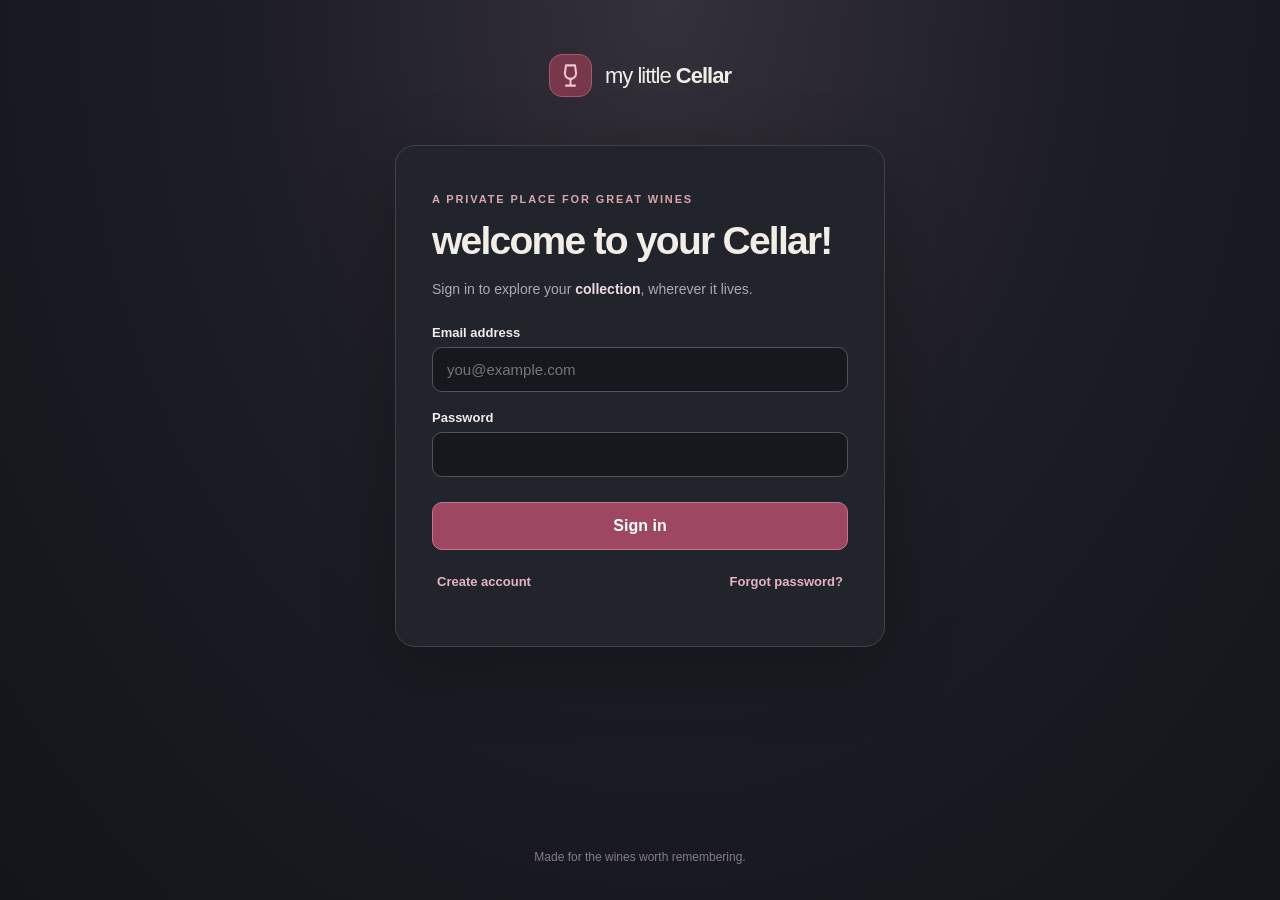
<file: index.html>
<!doctype html>
<html lang="en">
<head>
  <meta charset="UTF-8">
  <meta name="viewport" content="width=device-width, initial-scale=1">
  <meta name="theme-color" content="#15171c">
  <title>my little Cellar</title>
  <link rel="stylesheet" href="./css/style.css">
</head>
<body>
  <main class="shell">
    <div class="brand"><span class="brand-mark" aria-hidden="true"><svg class="brand-wine" viewBox="0 0 24 24" fill="none" stroke="currentColor" stroke-width="1.8" stroke-linecap="round" stroke-linejoin="round"><path d="M8 3h8l1 7a5 5 0 0 1-10 0l1-7Z"/><path d="M12 15v6M8 21h8"/></svg></span><span>my little <strong>Cellar</strong></span></div>
    <section id="auth-view" class="card auth-card" aria-labelledby="auth-title">
      <p class="eyebrow">A PRIVATE PLACE FOR GREAT WINES</p>
      <h1 id="auth-title">welcome to your Cellar!</h1>
      <p class="muted">Sign in to explore your <strong>collection</strong>, wherever it lives.</p>
      <form id="auth-form" autocomplete="on">
        <label for="email">Email address</label><input id="email" name="email" type="email" placeholder="you@example.com" autocomplete="email" required>
        <label for="password" id="password-label">Password</label><input id="password" name="password" type="password" minlength="6" autocomplete="current-password" required>
        <button id="auth-submit" class="primary" type="submit">Sign in</button>
      </form>
      <div class="auth-links"><button id="mode-signup" class="link" type="button">Create account</button><button id="mode-reset" class="link" type="button">Forgot password?</button></div>
      <p class="helper" id="auth-hint"></p>
    </section>
    <section id="app-view" class="card app-card hidden" aria-labelledby="app-title">
      <div class="topline"><p class="eyebrow">YOUR WINE COLLECTION</p><button class="link" id="signout" type="button">Sign out</button></div>
      <div class="dashboard-heading">
        <h1 id="app-title">my little Cellar</h1>
        <button id="collection-button" class="collection-button hidden" type="button">my entire Collection <span aria-hidden="true">→</span></button>
      </div>
      <div class="account-line"><p id="user-label" class="muted">Signed in as <strong id="user-email"></strong></p><span id="role-badge" class="pill hidden"></span></div>
      <div id="multi-cellar-notice" class="helper hidden">This account belongs to more than one Cellar. Showing the first; switching will be added if needed.</div>
      <section id="setup-view" class="setup hidden" aria-labelledby="setup-title">
        <h2 id="setup-title">Let's create your first Cellar</h2>
        <p class="muted">Your Cellar represents your entire wine <strong>collection</strong>, organized across multiple storage areas — such as your basement cellar, kitchen fridge, or wine cabinet. You can create sections and subsections inside each storage area later.</p>
        <form id="setup-form">
          <label for="cellar-name">Cellar name</label><input id="cellar-name" maxlength="120" required placeholder="e.g. The Guncles' Cellar">
          <p class="currency-display">Currency: <strong>CAD$ — Canadian dollars</strong></p>
          <button type="submit" id="create-cellar" class="primary">Create my Cellar</button>
        </form>
      </section>
      <div id="cellar-dashboard" class="hidden">
        <section id="storage-overview" aria-labelledby="storage-title">
          <div class="section-title"><h2 id="storage-title">Storage Areas</h2><div class="storage-heading-actions"><span id="area-total" class="muted"></span><button id="add-storage-area" class="small-action hidden" type="button">+ Add Storage Area</button></div></div>
          <p class="muted">Your Collection, organized by where the wines live.</p>
          <div id="storage-area-list" class="storage-grid"></div>
        </section>
        <section id="collection-overview" class="hidden" aria-labelledby="collection-title">
          <button id="back-to-areas" class="link" type="button">← Back to Storage Areas</button>
          <h2 id="collection-title">my entire Collection</h2>
          <p class="muted">This will become your searchable wine inventory with filters, sorting, and statistics, based on the original WineCellar.</p>
          <p id="collection-count" class="collection-count"></p>
        </section>
        <section id="owner-tools" class="owner-tools hidden" aria-labelledby="owner-title">
          <button id="manage-users-toggle" class="manage-users-toggle" type="button" aria-expanded="false" aria-controls="manage-users-panel"><span>Manage Cellar's USERS</span><span aria-hidden="true">▾</span></button>
          <div id="manage-users-panel" class="manage-users-panel hidden">
            <h2 id="owner-title">Manage Cellar's USERS</h2>
            <p class="muted">Invite a person by email and assign their Cellar access.</p>
            <form id="invite-user-form">
              <label for="invite-email">Email address</label>
              <input id="invite-email" type="email" placeholder="person@example.com" required>
              <label for="invite-role">Access level</label>
              <select id="invite-role">
                <option value="owner">OWNER — full Cellar management</option>
                <option value="member" selected>MEMBER — manage bottles, not Cellar structure</option>
                <option value="viewer">VIEWER — read-only access</option>
              </select>
              <button class="primary" id="invite-user" type="submit">Add or invite user</button>
            </form>
            <p class="helper">If the email already belongs to a confirmed account, access is granted immediately. Otherwise, a pending invitation is saved; ask the person to create and confirm an account using that email. An automatic invitation email is not sent yet.</p>
            <h3>Users and pending invitations</h3>
            <div id="managed-user-list" class="managed-user-list"></div>
          </div>
        </section>
      </div>
    </section>
    <dialog id="storage-dialog" class="storage-dialog" aria-labelledby="storage-dialog-title">
      <form id="storage-form">
        <div class="dialog-head"><h2 id="storage-dialog-title">Storage Area</h2><button class="link" id="cancel-storage" type="button" aria-label="Close">✕</button></div>
        <p id="storage-parent-summary" class="muted"></p>
        <label for="storage-name">Name *</label><input id="storage-name" maxlength="120" required placeholder="e.g. Basement Cellar">
        <div id="area-only-fields">
          <label for="storage-physical-location">Physical location</label><input id="storage-physical-location" maxlength="120" placeholder="e.g. Basement, Kitchen">
          <label for="storage-type">Storage type</label><select id="storage-type">
            <option value="">Select a type (optional)</option>
            <option>Walk-in Cellar</option><option>Refrigerator</option><option>Wine Cabinet</option>
            <option>Rack</option><option>Closet</option><option>Other</option>
          </select>
          <label id="storage-type-custom-label" for="storage-type-custom" class="hidden">Other storage type</label><input id="storage-type-custom" class="hidden" maxlength="120" placeholder="Describe storage type">
        </div>
        <label for="storage-capacity">Maximum bottles (optional)</label><input id="storage-capacity" type="number" min="1" max="10000000" step="1" placeholder="No limit specified">
        <p class="helper">Capacity is informational; the app does not track physical bottle slots.</p>
        <div class="dialog-actions"><button class="link" type="button" id="cancel-storage-bottom">Cancel</button><button class="primary" id="save-storage" type="submit">Save</button></div>
      </form>
    </dialog>
    <section id="recovery-view" class="card auth-card hidden" aria-labelledby="recovery-title">
      <p class="eyebrow">ACCOUNT SECURITY</p><h1 id="recovery-title">Choose a new password</h1>
      <form id="recovery-form"><label for="new-password">New password</label><input type="password" id="new-password" minlength="8" autocomplete="new-password" required><button class="primary" type="submit">Update password</button></form>
    </section>
    <p id="status" role="status" aria-live="polite" class="status"></p>
    <footer>Made for the wines worth remembering.</footer>
  </main>
  <script type="module" src="./js/app.js"></script>
</body>
</html>
</file>
<file: css/style.css>
:root{font-family:Inter,ui-sans-serif,-apple-system,BlinkMacSystemFont,"Segoe UI",sans-serif;color:#f3ede8;background:#15171c;font-synthesis:none}*{box-sizing:border-box}body{margin:0;min-height:100vh;background:radial-gradient(ellipse at 52% 0%,#353039 0%,#1d1d25 45%,#13151a 100%)}.shell{max-width:800px;margin:0 auto;padding:44px 22px 24px;min-height:100vh;display:flex;align-items:center;flex-direction:column}.brand{display:flex;align-items:center;gap:13px;font-size:22px;letter-spacing:-.045em;margin:10px 0 48px}.brand strong{font-weight:750}.brand-mark{display:grid;place-items:center;background:#79374c;border:1px solid #a15b70;color:#f0c6ce;width:43px;height:43px;border-radius:13px;font-size:26px}.card{width:100%;background:#22242c;border:1px solid #424049;border-radius:20px;box-shadow:0 20px 70px #0004;padding:36px}.auth-card{max-width:490px}.app-card{max-width:750px}h1{font-size:clamp(28px,5vw,39px);line-height:1.15;letter-spacing:-.045em;margin:14px 0}h2{font-size:21px;letter-spacing:-.025em}.eyebrow{color:#d9a6ac;font-size:11px;font-weight:800;letter-spacing:.17em}.muted{color:#ada9b2;line-height:1.6;margin:0 0 25px;font-size:14px}label{display:block;font-size:13px;font-weight:650;margin:18px 0 7px}input,select{width:100%;font:inherit;font-size:15px;padding:13px 14px;background:#16181d;border:1px solid #55515b;border-radius:10px;color:#fff;outline-offset:3px}input:focus,select:focus{border-color:#e1a4b3;outline:2px solid #a14c6750}button{cursor:pointer;font:inherit}button:disabled{opacity:.55;cursor:wait}.primary{margin-top:25px;padding:14px 18px;background:#9d4860;color:white;border:1px solid #c8738c;border-radius:10px;font-weight:750;width:100%}.primary:hover:not(:disabled){background:#ac516b}.link{background:none;border:0;color:#e6b4c1;font-weight:650;font-size:13px;padding:5px}.link:hover{text-decoration:underline}.auth-links{display:flex;justify-content:space-between;margin-top:19px;gap:14px}.helper,.status{font-size:13px;color:#bfb9c3;line-height:1.5}.helper{margin:16px 0 0}.status{text-align:center;min-height:22px;margin:18px 0}.status.error{color:#ffaba7}.status.success{color:#a2e7be}footer{font-size:12px;color:#827e87;text-align:center;margin:auto 0 12px;padding-top:30px}.hidden{display:none!important}.topline{display:flex;align-items:center;justify-content:space-between;gap:14px}.setup{margin-top:24px;border-top:1px solid #44414b;padding-top:14px}.cellar-list{display:grid;gap:12px}.cellar-item{display:flex;justify-content:space-between;align-items:center;gap:16px;background:#191b22;border:1px solid #45424c;border-radius:13px;padding:18px}.cellar-item strong{font-size:17px}.cellar-item small{color:#ada9b2;display:block;margin-top:6px}.pill{color:#e7b6c3;background:#573143;border-radius:999px;padding:6px 10px;font-size:11px;text-transform:uppercase;letter-spacing:.06em;font-weight:750}.selected{outline:2px solid #b95f7b}#cellar-dashboard{border-top:1px solid #424049;margin-top:20px;padding-top:20px}@media(max-width:500px){.shell{padding:23px 15px}.brand{margin:8px 0 30px}.card{padding:24px 19px}.auth-links{flex-wrap:wrap}}
.brand-wine{width:27px;height:27px}.currency-display{margin:20px 0 0;padding:12px 14px;border:1px solid #514551;border-radius:10px;background:#2b252f;color:#cbbfc8;font-size:14px}.currency-display strong{color:#f1d4dc}.owner-tools{margin-top:28px;padding-top:16px;border-top:1px solid #494550}.owner-tools .primary{margin-top:18px}.muted strong{color:#f0dce3}

.dashboard-heading{display:flex;align-items:flex-start;justify-content:space-between;gap:18px;margin-top:6px}.dashboard-heading h1{margin-bottom:12px}.collection-button{align-self:center;border:1px solid #b96a82;background:#663449;color:#ffe2eb;font-weight:750;border-radius:11px;padding:12px 15px;text-align:center;font-size:13px}.collection-button:hover{background:#814056}.account-line{display:flex;align-items:center;justify-content:space-between;gap:10px;flex-wrap:wrap;margin:0 0 22px}.account-line .muted{margin:0;overflow-wrap:anywhere}.account-line strong{color:#f7e2e9}.account-line .pill{white-space:nowrap}#cellar-dashboard{margin-top:16px}.section-title{display:flex;align-items:center;justify-content:space-between;gap:10px}.section-title h2{margin-bottom:7px}.section-title .muted{margin:0}.storage-grid{display:grid;grid-template-columns:repeat(auto-fit,minmax(225px,1fr));gap:14px}.storage-card{border:1px solid #52424c;background:#1a1d23;border-radius:15px;padding:20px;min-height:166px}.storage-card h3{margin:0 0 9px;font-size:18px;letter-spacing:-.02em}.storage-card .muted{margin:0 0 18px}.storage-quantity{font-weight:800;font-size:24px;margin:0 0 9px;color:#f2cad6}.storage-card small{color:#b7acb5}.empty-state{grid-column:1/-1;border:1px dashed #71606a;border-radius:14px;padding:24px;color:#c1b7bf}.empty-state h3{margin:0 0 10px;color:#f3d6df}.empty-state p{margin:0;line-height:1.5}.collection-count{color:#f1c0d1;font-size:18px;font-weight:700}@media(max-width:600px){.dashboard-heading{display:block}.collection-button{margin:0 0 16px}.dashboard-heading h1{margin-bottom:12px}}

.collection-button{font-size:17px;padding:15px 22px;min-height:54px}
.account-line{display:flex;flex-direction:column;align-items:flex-start;justify-content:flex-start;gap:6px}
.account-line .pill{font-size:9px;letter-spacing:.04em;padding:4px 8px}
.owner-tools{margin-top:32px}
.manage-users-toggle{display:flex;align-items:center;justify-content:space-between;width:100%;gap:15px;padding:16px 18px;border:1px solid #755063;background:#31232e;color:#f1d9e2;border-radius:12px;font-weight:750;text-align:left}
.manage-users-toggle:hover{background:#443040}
.manage-users-panel{padding:12px 3px 0}
.manage-users-panel h3{font-size:16px;margin-top:28px}
.managed-user-list{display:grid;gap:8px;margin-top:12px}
.managed-user{display:flex;justify-content:space-between;gap:12px;flex-wrap:wrap;padding:12px;border:1px solid #49424c;border-radius:10px;background:#1a1b22;font-size:13px}
.managed-user strong{overflow-wrap:anywhere}
.managed-user span{color:#d6b1c3}
.storage-card small{display:block;margin-top:6px}

.storage-heading-actions{display:flex;align-items:center;gap:12px;flex-wrap:wrap}
.small-action{border:1px solid #865c70;background:#3d2b39;color:#f4dce4;padding:7px 11px;border-radius:9px;font-size:12px;font-weight:750}
.small-action:hover{background:#593448}
.storage-actions{display:flex;flex-wrap:wrap;gap:7px;margin-top:14px}
.danger-action{border-color:#8d5058;color:#ffc9ca;background:#3f252d}
.location-children{border-top:1px solid #51444e;padding-top:13px;margin-top:17px}
.storage-node-group{border-left:1px solid #735868;padding-left:12px;margin:10px 0 0}
.storage-node{display:flex;justify-content:space-between;align-items:start;gap:12px}
.storage-node strong{font-size:14px}
.storage-node small{display:block;color:#c5b9bf;margin-top:6px;font-size:12px}
.storage-node .storage-actions{margin:0}
.storage-node .small-action{padding:5px 8px}
.storage-card{min-height:0}
.storage-dialog{background:#24232b;color:#f3ede8;border:1px solid #705063;border-radius:18px;padding:25px;width:min(92vw,490px);max-height:90vh;overflow-y:auto;box-shadow:0 16px 70px #0008}
.storage-dialog::backdrop{background:#08070bc9}
.dialog-head{display:flex;justify-content:space-between;align-items:center;gap:12px}
.dialog-head h2{margin:0}
.dialog-actions{display:flex;align-items:center;gap:14px;justify-content:flex-end;margin-top:17px}
.dialog-actions .primary{margin:0;width:auto;min-width:115px}
@media(max-width:550px){.section-title{align-items:flex-start;flex-direction:column}.storage-node{display:block}.storage-node .storage-actions{margin-top:10px}}
</file>
